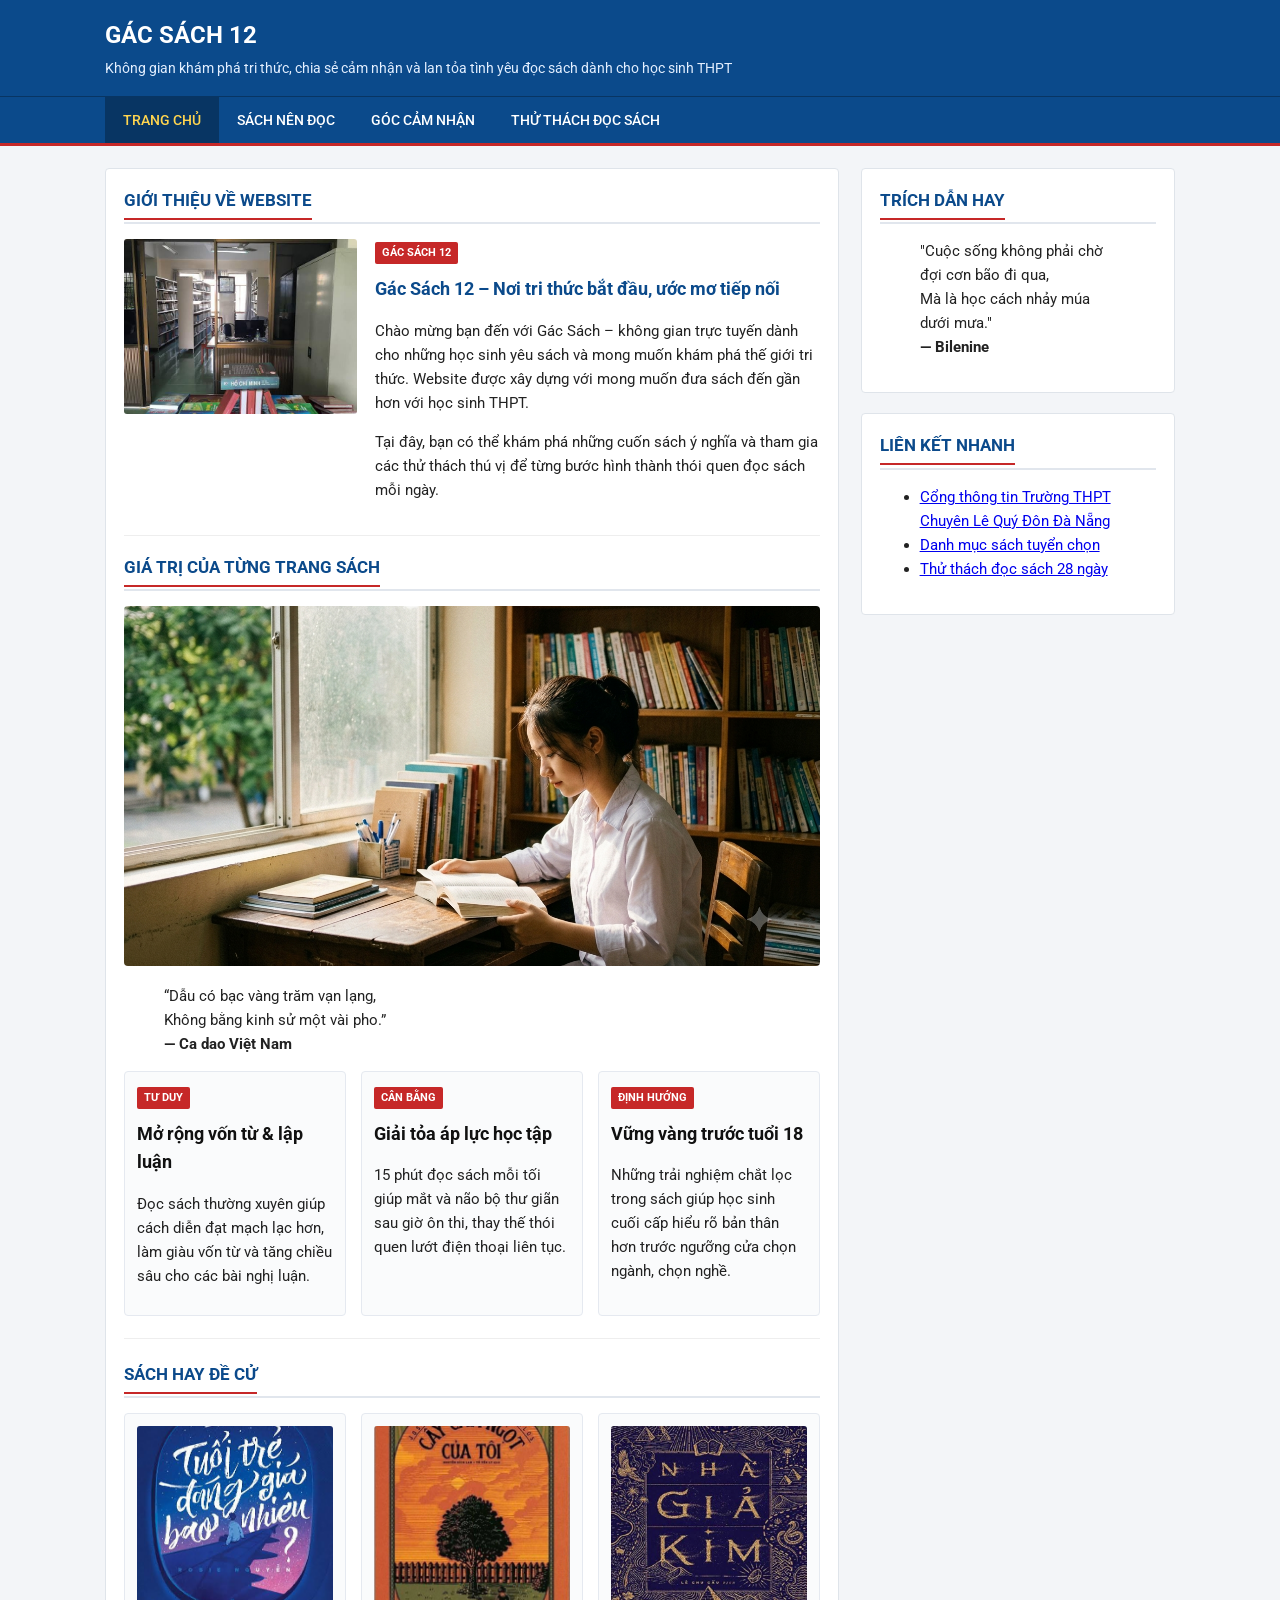
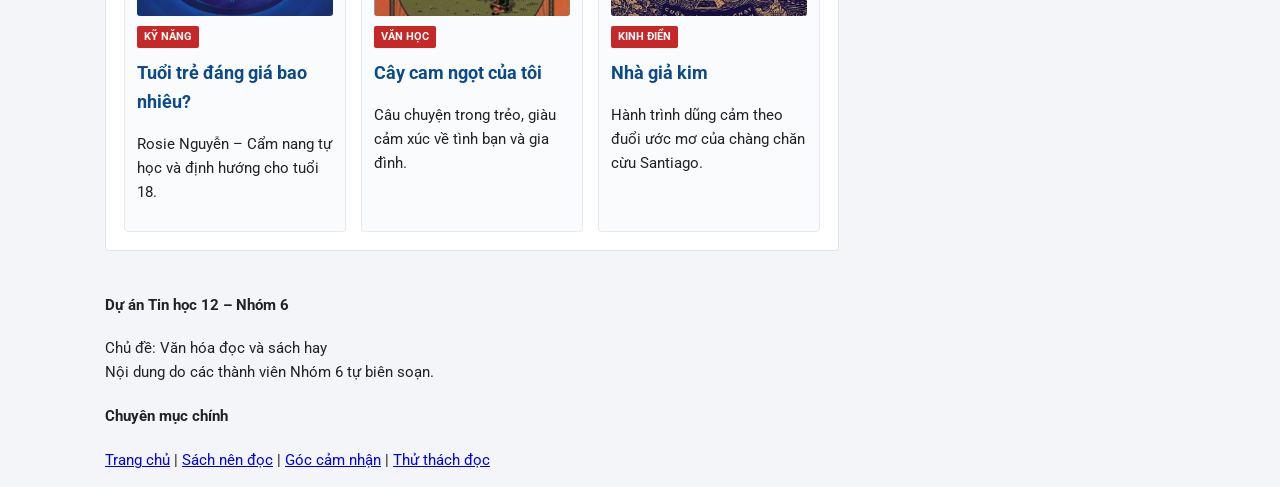
<file: index.html>
<!DOCTYPE html>
<html lang="vi">
<head>
    <meta charset="UTF-8">
    <meta name="viewport" content="width=device-width, initial-scale=1.0">
    <title>Gác Sách 12 - Nhóm 6 | Tin học 12</title>
    <link rel="stylesheet" href="css/style.css">
</head>

<body>

    <!-- HEADER -->
    <header>
        <div class="container">
            <h1>Gác Sách 12</h1>
            <p>
                Không gian khám phá tri thức, chia sẻ cảm nhận
                và lan tỏa tình yêu đọc sách dành cho học sinh THPT
            </p>
        </div>
    </header>

    <!-- THANH ĐIỀU HƯỚNG -->
    <nav>
        <div class="container">
            <ul>
                <li><a href="index.html" class="chon">Trang chủ</a></li>
                <li><a href="sach-nen-doc.html">Sách nên đọc</a></li>
                <li><a href="goc-cam-nhan.html">Góc cảm nhận</a></li>
                <li><a href="thu-thach.html">Thử thách đọc sách</a></li>
            </ul>
        </div>
    </nav>

    <!-- NỘI DUNG CHÍNH -->
    <main class="container bo-cuc">

        <!-- CỘT TRÁI -->
        <section class="cot-chinh">

            <div class="hop">

                <!-- 1. GIỚI THIỆU WEBSITE -->
                <h2 class="tieu-de-muc">
                    <span>Giới thiệu về website</span>
                </h2>

                <div class="tin-noi-bat">

                    <img src="images/banner.jpg"
                         alt="Không gian đọc sách học đường">

                    <div>
                        <span class="nhan">GÁC SÁCH 12</span>

                        <h3>
                            <a href="sach-nen-doc.html" class="link-bai">
                                Gác Sách 12 – Nơi tri thức bắt đầu,
                                ước mơ tiếp nối
                            </a>
                        </h3>

                        <p>
                            Chào mừng bạn đến với Gác Sách –
                            không gian trực tuyến dành cho những
                            học sinh yêu sách và mong muốn khám phá
                            thế giới tri thức. Website được xây dựng
                            với mong muốn đưa sách đến gần hơn với
                            học sinh THPT.
                        </p>

                        <p>
                            Tại đây, bạn có thể khám phá những cuốn
                            sách ý nghĩa và tham gia các thử thách thú vị
                            để từng bước hình thành thói quen đọc
                            sách mỗi ngày.
                        </p>
                    </div>

                </div>

                <!-- 2. GIÁ TRỊ CỦA TỪNG TRANG SÁCH -->
                <h2 class="tieu-de-muc">
                    <span>Giá trị của từng trang sách</span>
                </h2>

                <div style="margin-bottom: 18px;">
                    <img src="images/loi-ich.jpg"
                         alt="Học sinh đọc sách bên cửa sổ thư viện"
                         style="width: 100%; max-height: 360px; object-fit: cover; border-radius: 4px; display: block;">
                </div>

                <blockquote>
                    “Dẫu có bạc vàng trăm vạn lạng,<br>
                    Không bằng kinh sử một vài pho.”
                    <br>
                    <b>— Ca dao Việt Nam</b>
                </blockquote>

                <div class="luoi-sach" style="margin-bottom: 22px; padding-bottom: 22px; border-bottom: 1px solid #eeeeee;">

                    <div class="the-sach">
                        <span class="nhan">Tư duy</span>
                        <h3>Mở rộng vốn từ &amp; lập luận</h3>
                        <p>
                            Đọc sách thường xuyên giúp cách diễn đạt mạch lạc hơn,
                            làm giàu vốn từ và tăng chiều sâu cho các bài nghị luận.
                        </p>
                    </div>

                    <div class="the-sach">
                        <span class="nhan">Cân bằng</span>
                        <h3>Giải tỏa áp lực học tập</h3>
                        <p>
                            15 phút đọc sách mỗi tối giúp mắt và não bộ thư giãn
                            sau giờ ôn thi, thay thế thói quen lướt điện thoại liên tục.
                        </p>
                    </div>

                    <div class="the-sach">
                        <span class="nhan">Định hướng</span>
                        <h3>Vững vàng trước tuổi 18</h3>
                        <p>
                            Những trải nghiệm chắt lọc trong sách giúp học sinh cuối cấp
                            hiểu rõ bản thân hơn trước ngưỡng cửa chọn ngành, chọn nghề.
                        </p>
                    </div>

                </div>

                <!-- 3. SÁCH HAY ĐỀ CỬ -->
                <h2 class="tieu-de-muc">
                    <span>Sách hay đề cử</span>
                </h2>

                <div class="luoi-sach">

                    <div class="the-sach">
                        <img src="images/sach1.jpg"
                             alt="Bìa sách Tuổi trẻ đáng giá bao nhiêu">

                        <span class="nhan">Kỹ năng</span>

                        <h3>
                            <a href="sach-nen-doc.html" class="link-bai">
                                Tuổi trẻ đáng giá bao nhiêu?
                            </a>
                        </h3>

                        <p>
                            Rosie Nguyễn – Cẩm nang tự học và
                            định hướng cho tuổi 18.
                        </p>
                    </div>

                    <div class="the-sach">
                        <img src="images/sach2.jpg"
                             alt="Bìa sách Cây cam ngọt của tôi">

                        <span class="nhan">Văn học</span>

                        <h3>
                            <a href="sach-nen-doc.html" class="link-bai">
                                Cây cam ngọt của tôi
                            </a>
                        </h3>

                        <p>
                            Câu chuyện trong trẻo, giàu cảm xúc
                            về tình bạn và gia đình.
                        </p>
                    </div>

                    <div class="the-sach">
                        <img src="images/sach3.jpg"
                             alt="Bìa sách Nhà giả kim">

                        <span class="nhan">Kinh điển</span>

                        <h3>
                            <a href="goc-cam-nhan.html" class="link-bai">
                                Nhà giả kim
                            </a>
                        </h3>

                        <p>
                            Hành trình dũng cảm theo đuổi ước mơ
                            của chàng chăn cừu Santiago.
                        </p>
                    </div>

                </div>

            </div>

        </section>

        <!-- CỘT PHẢI: SIDEBAR -->
        <aside class="cot-phu">

            <div class="hop">
                <h2 class="tieu-de-muc">
                    <span>Trích dẫn hay</span>
                </h2>

                <blockquote>
                    "Cuộc sống không phải chờ đợi cơn bão đi qua,<br>
                    Mà là học cách nhảy múa dưới mưa."
                    <br>
                    <b>— Bilenine</b>
                </blockquote>
            </div>

            <div class="hop">
                <h2 class="tieu-de-muc">
                    <span>Liên kết nhanh</span>
                </h2>

                <ul class="ds-sidebar">
                    <li>
                        <a href="https://lqddn.edu.vn/"
                           target="_blank"
                           rel="noopener noreferrer">
                            Cổng thông tin Trường THPT Chuyên
                            Lê Quý Đôn Đà Nẵng
                        </a>
                    </li>

                    <li>
                        <a href="sach-nen-doc.html">
                            Danh mục sách tuyển chọn
                        </a>
                    </li>

                    <li>
                        <a href="thu-thach.html">
                            Thử thách đọc sách 28 ngày
                        </a>
                    </li>
                </ul>
            </div>

        </aside>

    </main>

    <!-- FOOTER -->
    <footer>
        <div class="container footer-grid">
            <div>
                <h4>Dự án Tin học 12 – Nhóm 6</h4>
                <p>Chủ đề: Văn hóa đọc và sách hay<br>Nội dung do các thành viên Nhóm 6 tự biên soạn.</p>
            </div>
            <div>
                <h4>Chuyên mục chính</h4>
                <p>
                    <a href="index.html">Trang chủ</a> |
                    <a href="sach-nen-doc.html">Sách nên đọc</a> |
                    <a href="goc-cam-nhan.html">Góc cảm nhận</a> |
                    <a href="thu-thach.html">Thử thách đọc</a>
                </p>
            </div>
        </div>
    </footer>

</body>
</html>
</file>
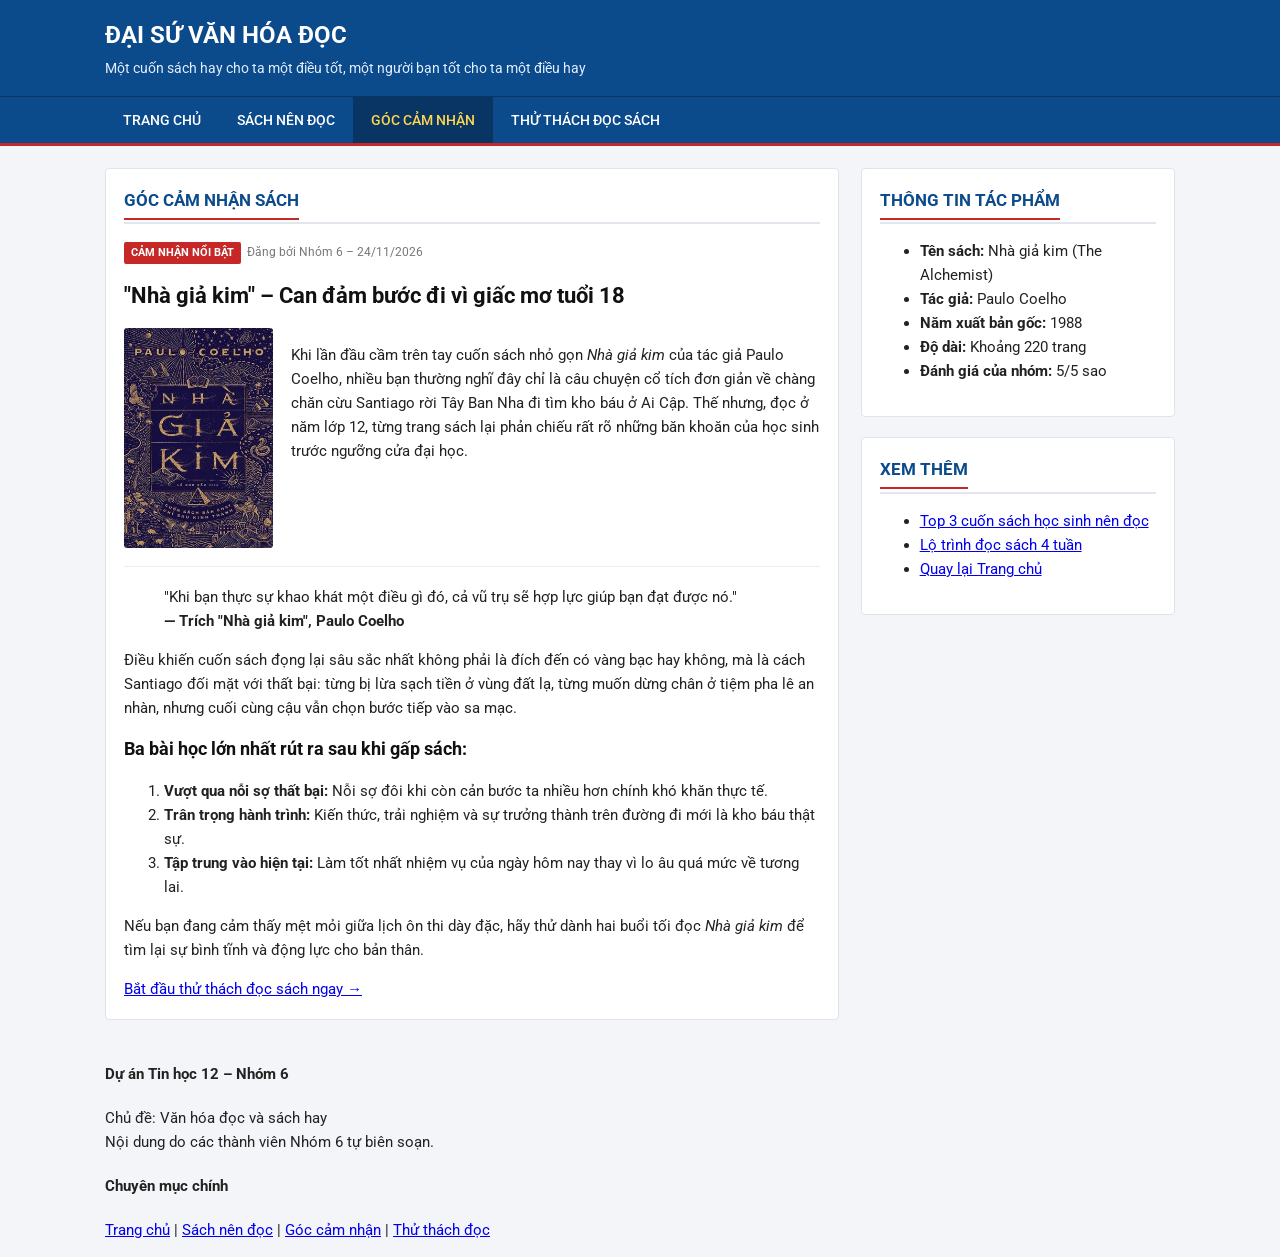
<file: goc-cam-nhan.html>
<!DOCTYPE html>
<html lang="vi">
<head>
  <meta charset="UTF-8">
  <meta name="viewport" content="width=device-width, initial-scale=1.0">
  <title>Đại sứ văn hóa đọc</title>
  <link rel="stylesheet" href="css/style.css">
</head>
<body>

  <header>
    <div class="container">
      <h1>Đại sứ văn hóa đọc</h1>
      <p>Một cuốn sách hay cho ta một điều tốt, một người bạn tốt cho ta một điều hay</p>
    </div>
  </header>

  <nav>
    <div class="container">
      <ul>
        <li><a href="index.html">Trang chủ</a></li>
        <li><a href="sach-nen-doc.html">Sách nên đọc</a></li>
        <li><a href="goc-cam-nhan.html" class="chon">Góc cảm nhận</a></li>
        <li><a href="thu-thach.html">Thử thách đọc sách</a></li>
      </ul>
    </div>
  </nav>

  <main class="container bo-cuc">
    <!-- CỘT TRÁI: BÀI CẢM NHẬN SÁCH -->
    <section class="cot-chinh">
      <article class="hop">
        <h2 class="tieu-de-muc"><span>Góc cảm nhận sách</span></h2>
        <span class="nhan">Cảm nhận nổi bật</span><span class="ngay">Đăng bởi Nhóm 6 – 24/11/2026</span>
        <h3 style="font-size: 22px; margin-top: 8px;">"Nhà giả kim" – Can đảm bước đi vì giấc mơ tuổi 18</h3>

        <div class="tin-noi-bat" style="margin-top: 15px;">
          <img src="images/sach3.jpg" alt="Bìa cuốn sách Nhà giả kim của Paulo Coelho" style="width: 150px; height: 220px;">
          <div>
            <p>
              Khi lần đầu cầm trên tay cuốn sách nhỏ gọn <i>Nhà giả kim</i> của tác giả Paulo Coelho,
              nhiều bạn thường nghĩ đây chỉ là câu chuyện cổ tích đơn giản về chàng chăn cừu Santiago
              rời Tây Ban Nha đi tìm kho báu ở Ai Cập. Thế nhưng, đọc ở năm lớp 12, từng trang sách
              lại phản chiếu rất rõ những băn khoăn của học sinh trước ngưỡng cửa đại học.
            </p>
          </div>
        </div>

        <blockquote>
          "Khi bạn thực sự khao khát một điều gì đó, cả vũ trụ sẽ hợp lực giúp bạn đạt được nó."
          <br><b>— Trích "Nhà giả kim", Paulo Coelho</b>
        </blockquote>

        <p>
          Điều khiến cuốn sách đọng lại sâu sắc nhất không phải là đích đến có vàng bạc hay không,
          mà là cách Santiago đối mặt với thất bại: từng bị lừa sạch tiền ở vùng đất lạ, từng muốn
          dừng chân ở tiệm pha lê an nhàn, nhưng cuối cùng cậu vẫn chọn bước tiếp vào sa mạc.
        </p>

        <h3>Ba bài học lớn nhất rút ra sau khi gấp sách:</h3>
        <ol>
          <li><b>Vượt qua nỗi sợ thất bại:</b> Nỗi sợ đôi khi còn cản bước ta nhiều hơn chính khó khăn thực tế.</li>
          <li><b>Trân trọng hành trình:</b> Kiến thức, trải nghiệm và sự trưởng thành trên đường đi mới là kho báu thật sự.</li>
          <li><b>Tập trung vào hiện tại:</b> Làm tốt nhất nhiệm vụ của ngày hôm nay thay vì lo âu quá mức về tương lai.</li>
        </ol>

        <p>
          Nếu bạn đang cảm thấy mệt mỏi giữa lịch ôn thi dày đặc, hãy thử dành hai buổi tối đọc
          <i>Nhà giả kim</i> để tìm lại sự bình tĩnh và động lực cho bản thân.
        </p>

        <a href="thu-thach.html" class="nut">Bắt đầu thử thách đọc sách ngay &rarr;</a>
      </article>
    </section>

    <!-- CỘT PHẢI -->
    <aside class="cot-phu">
      <div class="hop">
        <h2 class="tieu-de-muc"><span>Thông tin tác phẩm</span></h2>
        <ul class="ds-sidebar">
          <li><b>Tên sách:</b> Nhà giả kim (The Alchemist)</li>
          <li><b>Tác giả:</b> Paulo Coelho</li>
          <li><b>Năm xuất bản gốc:</b> 1988</li>
          <li><b>Độ dài:</b> Khoảng 220 trang</li>
          <li><b>Đánh giá của nhóm:</b> 5/5 sao</li>
        </ul>
      </div>

      <div class="hop">
        <h2 class="tieu-de-muc"><span>Xem thêm</span></h2>
        <ul class="ds-sidebar">
          <li><a href="sach-nen-doc.html">Top 3 cuốn sách học sinh nên đọc</a></li>
          <li><a href="thu-thach.html">Lộ trình đọc sách 4 tuần</a></li>
          <li><a href="index.html">Quay lại Trang chủ</a></li>
        </ul>
      </div>
    </aside>
  </main>

  <footer>
    <div class="container footer-grid">
      <div>
        <h4>Dự án Tin học 12 – Nhóm 6</h4>
        <p>Chủ đề: Văn hóa đọc và sách hay<br>Nội dung do các thành viên Nhóm 6 tự biên soạn.</p>
      </div>
      <div>
        <h4>Chuyên mục chính</h4>
        <p>
          <a href="index.html">Trang chủ</a> |
          <a href="sach-nen-doc.html">Sách nên đọc</a> |
          <a href="goc-cam-nhan.html">Góc cảm nhận</a> |
          <a href="thu-thach.html">Thử thách đọc</a>
        </p>
      </div>
    </div>
  </footer>
</body>
</html>
</file>
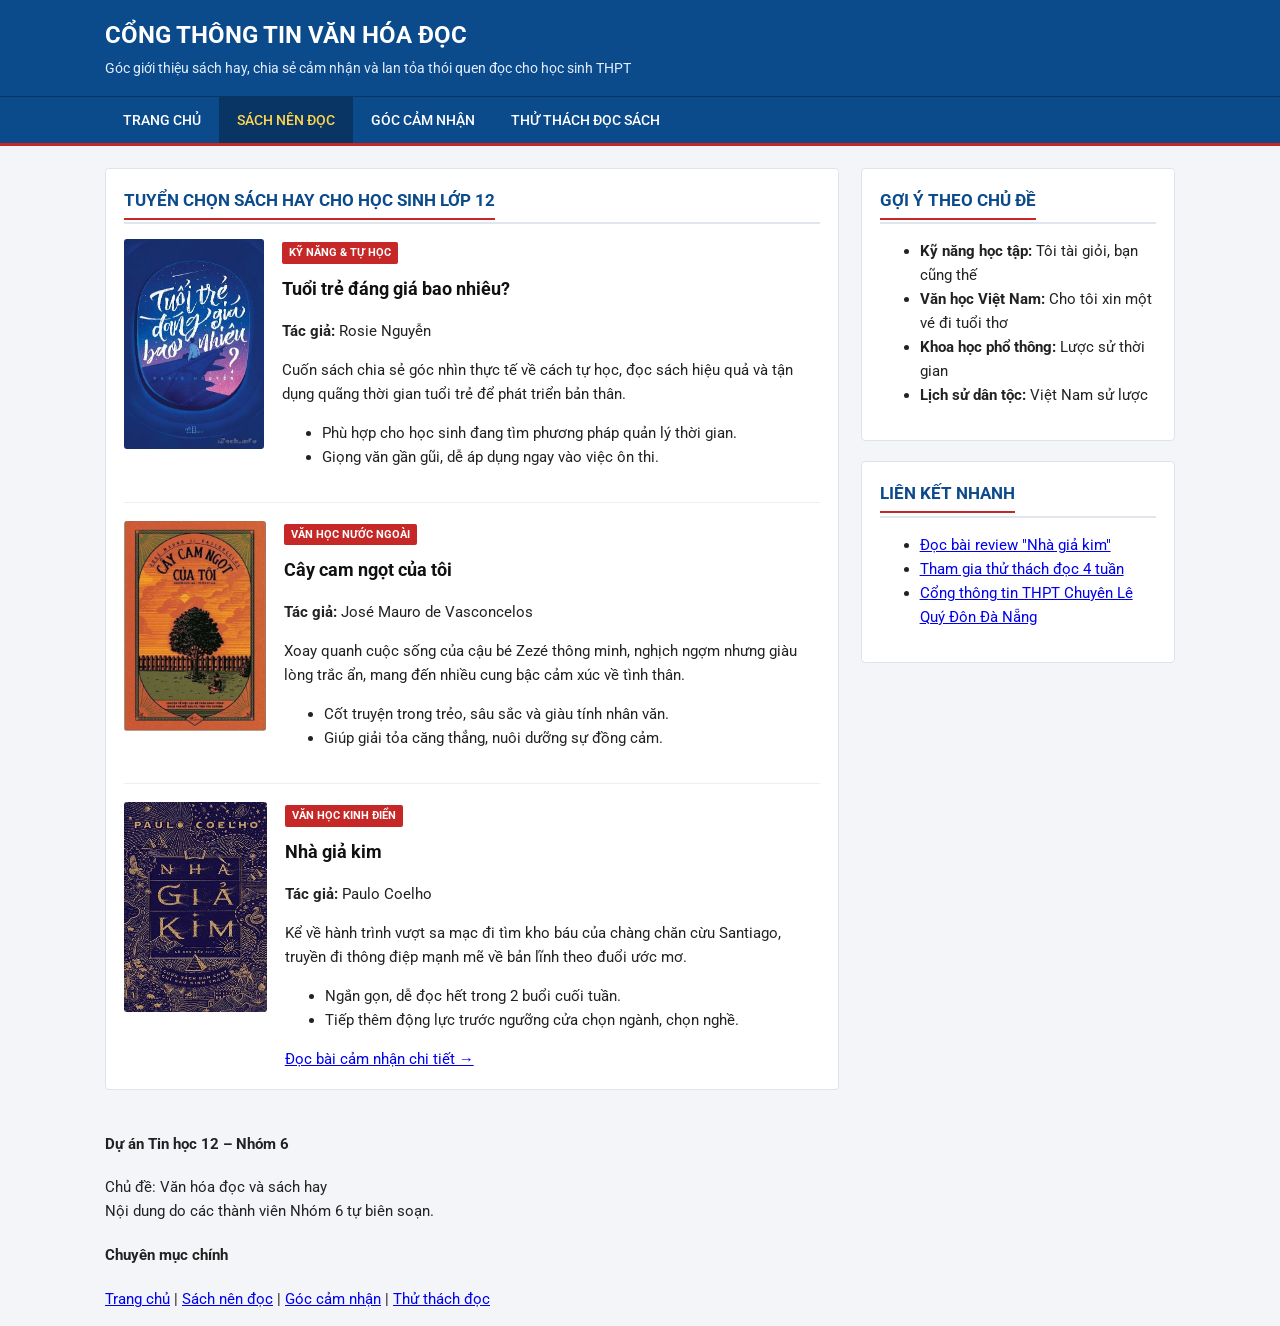
<file: sach-nen-doc.html>
<!DOCTYPE html>
<html lang="vi">
<head>
  <meta charset="UTF-8">
  <meta name="viewport" content="width=device-width, initial-scale=1.0">
  <title>Sách nên đọc - Cổng Thông Tin Văn Hóa Đọc</title>
  <link rel="stylesheet" href="css/style.css">
</head>
<body>


  <header>
    <div class="container">
      <h1>Cổng Thông Tin Văn Hóa Đọc</h1>
      <p>Góc giới thiệu sách hay, chia sẻ cảm nhận và lan tỏa thói quen đọc cho học sinh THPT</p>
    </div>
  </header>

  <nav>
    <div class="container">
      <ul>
        <li><a href="index.html">Trang chủ</a></li>
        <li><a href="sach-nen-doc.html" class="chon">Sách nên đọc</a></li>
        <li><a href="goc-cam-nhan.html">Góc cảm nhận</a></li>
        <li><a href="thu-thach.html">Thử thách đọc sách</a></li>
      </ul>
    </div>
  </nav>

  <main class="container bo-cuc">
    <!-- CỘT TRÁI: DANH SÁCH 3 CUỐN SÁCH ĐỀ CỬ -->
    <section class="cot-chinh">
      <div class="hop">
        <h2 class="tieu-de-muc"><span>Tuyển chọn sách hay cho học sinh lớp 12</span></h2>

        <!-- Cuốn 1 -->
        <div class="tin-noi-bat">
          <img src="images/sach1.jpg" alt="Bìa sách Tuổi trẻ đáng giá bao nhiêu" style="width: 145px; height: 210px;">
          <div>
            <span class="nhan">Kỹ năng &amp; Tự học</span>
            <h3>Tuổi trẻ đáng giá bao nhiêu?</h3>
            <p><b>Tác giả:</b> Rosie Nguyễn</p>
            <p>Cuốn sách chia sẻ góc nhìn thực tế về cách tự học, đọc sách hiệu quả và tận dụng quãng thời gian tuổi trẻ để phát triển bản thân.</p>
            <ul>
              <li>Phù hợp cho học sinh đang tìm phương pháp quản lý thời gian.</li>
              <li>Giọng văn gần gũi, dễ áp dụng ngay vào việc ôn thi.</li>
            </ul>
          </div>
        </div>

        <!-- Cuốn 2 -->
        <div class="tin-noi-bat">
          <img src="images/sach2.jpg" alt="Bìa sách Cây cam ngọt của tôi" style="width: 145px; height: 210px;">
          <div>
            <span class="nhan">Văn học nước ngoài</span>
            <h3>Cây cam ngọt của tôi</h3>
            <p><b>Tác giả:</b> José Mauro de Vasconcelos</p>
            <p>Xoay quanh cuộc sống của cậu bé Zezé thông minh, nghịch ngợm nhưng giàu lòng trắc ẩn, mang đến nhiều cung bậc cảm xúc về tình thân.</p>
            <ul>
              <li>Cốt truyện trong trẻo, sâu sắc và giàu tính nhân văn.</li>
              <li>Giúp giải tỏa căng thẳng, nuôi dưỡng sự đồng cảm.</li>
            </ul>
          </div>
        </div>

        <!-- Cuốn 3 -->
        <div class="tin-noi-bat" style="border-bottom: none; margin-bottom: 0; padding-bottom: 0;">
          <img src="images/sach3.jpg" alt="Bìa sách Nhà giả kim" style="width: 145px; height: 210px;">
          <div>
            <span class="nhan">Văn học kinh điển</span>
            <h3>Nhà giả kim</h3>
            <p><b>Tác giả:</b> Paulo Coelho</p>
            <p>Kể về hành trình vượt sa mạc đi tìm kho báu của chàng chăn cừu Santiago, truyền đi thông điệp mạnh mẽ về bản lĩnh theo đuổi ước mơ.</p>
            <ul>
              <li>Ngắn gọn, dễ đọc hết trong 2 buổi cuối tuần.</li>
              <li>Tiếp thêm động lực trước ngưỡng cửa chọn ngành, chọn nghề.</li>
            </ul>
            <a href="goc-cam-nhan.html" class="nut">Đọc bài cảm nhận chi tiết &rarr;</a>
          </div>
        </div>
      </div>
    </section>

    <!-- CỘT PHẢI -->
    <aside class="cot-phu">
      <div class="hop">
        <h2 class="tieu-de-muc"><span>Gợi ý theo chủ đề</span></h2>
        <ul class="ds-sidebar">
          <li><b>Kỹ năng học tập:</b> Tôi tài giỏi, bạn cũng thế</li>
          <li><b>Văn học Việt Nam:</b> Cho tôi xin một vé đi tuổi thơ</li>
          <li><b>Khoa học phổ thông:</b> Lược sử thời gian</li>
          <li><b>Lịch sử dân tộc:</b> Việt Nam sử lược</li>
        </ul>
      </div>

      <div class="hop">
        <h2 class="tieu-de-muc"><span>Liên kết nhanh</span></h2>
        <ul class="ds-sidebar">
          <li><a href="goc-cam-nhan.html">Đọc bài review "Nhà giả kim"</a></li>
          <li><a href="thu-thach.html">Tham gia thử thách đọc 4 tuần</a></li>
          <li><a href="https://lqddn.edu.vn/" target="_blank">Cổng thông tin THPT Chuyên Lê Quý Đôn Đà Nẵng</a></li>
        </ul>
      </div>
    </aside>
  </main>

  <footer>
    <div class="container footer-grid">
      <div>
        <h4>Dự án Tin học 12 – Nhóm 6</h4>
        <p>Chủ đề: Văn hóa đọc và sách hay<br>Nội dung do các thành viên Nhóm 6 tự biên soạn.</p>
      </div>
      <div>
        <h4>Chuyên mục chính</h4>
        <p>
          <a href="index.html">Trang chủ</a> |
          <a href="sach-nen-doc.html">Sách nên đọc</a> |
          <a href="goc-cam-nhan.html">Góc cảm nhận</a> |
          <a href="thu-thach.html">Thử thách đọc</a>
        </p>
      </div>
    </div>
  </footer>
</body>
</html>
</file>
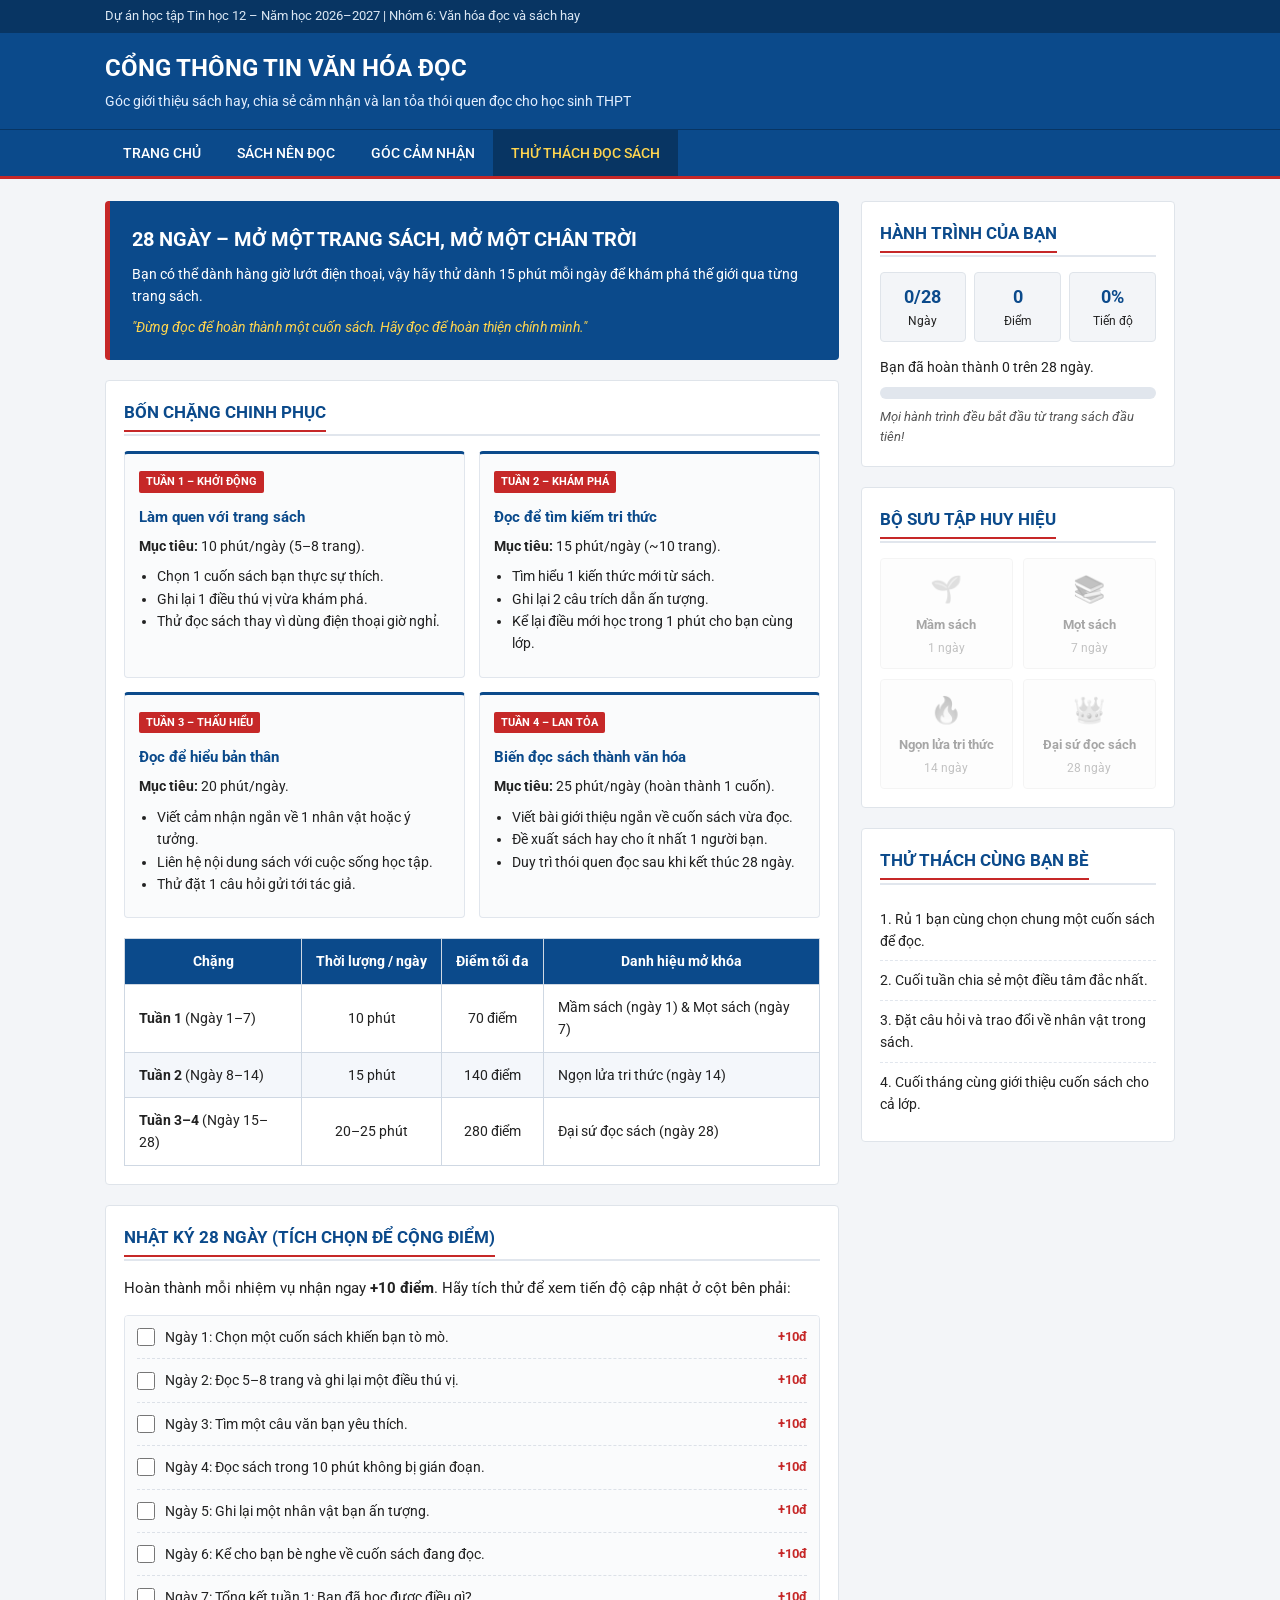
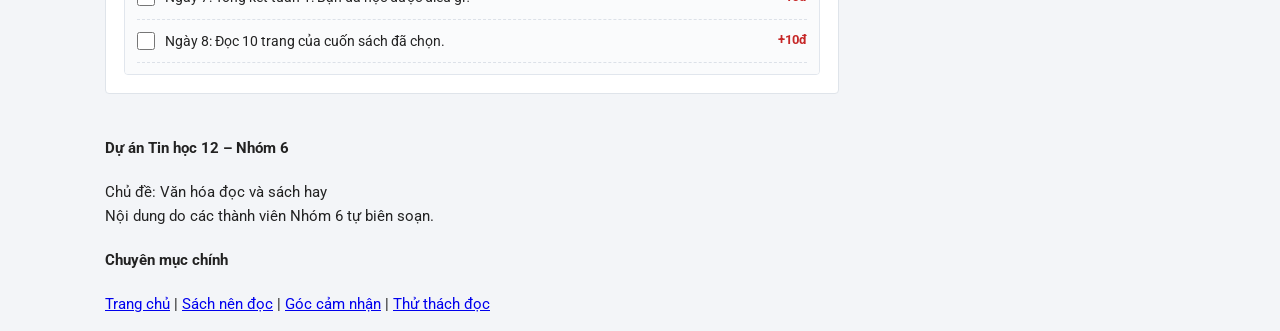
<file: thu-thach.html>
<!DOCTYPE html>
<html lang="vi">
<head>
  <meta charset="UTF-8">
  <meta name="viewport" content="width=device-width, initial-scale=1.0">
  <title>Thử thách đọc sách - Cổng Thông Tin Văn Hóa Đọc</title>
  <link rel="stylesheet" href="css/style.css">

  <!-- CSS riêng cho các tính năng tương tác của trang Thử thách -->
  <style>
    .banner-tt {
      background-color: #0b4a8b;
      color: #ffffff;
      padding: 22px;
      border-radius: 4px;
      border-left: 5px solid #c62828;
      margin-bottom: 20px;
    }
    .banner-tt h2 {
      margin: 0 0 8px;
      font-size: 20px;
      color: #ffffff;
      text-transform: uppercase;
    }
    .banner-tt p { margin: 0 0 8px; font-size: 14px; }
    .banner-tt .trich-dan {
      color: #ffd54f;
      font-style: italic;
      margin: 0;
    }

    /* Lưới 4 chặng 2x2 */
    .luoi-chang {
      display: grid;
      grid-template-columns: repeat(2, 1fr);
      gap: 14px;
      margin-bottom: 20px;
    }
    .the-chang {
      background-color: #fafbfc;
      border: 1px solid #e1e6ed;
      border-top: 3px solid #0b4a8b;
      border-radius: 4px;
      padding: 14px;
    }
    .the-chang h3 { font-size: 15px; color: #0b4a8b; margin: 6px 0; }
    .the-chang ul { margin: 8px 0; padding-left: 18px; font-size: 14px; }
    .the-chang p { margin: 6px 0; font-size: 14px; }

    /* Bảng tổng hợp các chặng */
    .bang-wrap {
      overflow-x: auto;
      margin-top: 16px;
    }
    .bang-chang {
      width: 100%;
      border-collapse: collapse;
      background-color: #ffffff;
      font-size: 14px;
      border: 1px solid #cfd8e3;
    }
    .bang-chang th,
    .bang-chang td {
      border: 1px solid #cfd8e3;
      padding: 11px 14px;
      text-align: left;
      vertical-align: middle;
    }
    .bang-chang th {
      background-color: #0b4a8b;
      color: #ffffff;
      font-weight: 700;
      text-align: center;
      white-space: nowrap;
    }
    .bang-chang td:nth-child(2),
    .bang-chang td:nth-child(3) {
      text-align: center;
      white-space: nowrap;
    }
    .bang-chang tbody tr:nth-child(even) {
      background-color: #f4f7fb;
    }
    .bang-chang tbody tr:hover {
      background-color: #eaf1fa;
    }

    /* Khung nhật ký 28 ngày có thanh cuộn gọn gàng */
    .ds-ngay {
      max-height: 360px;
      overflow-y: auto;
      border: 1px solid #e1e6ed;
      border-radius: 4px;
      padding: 0 12px;
      background-color: #fafbfc;
    }
    .dong-ngay {
      display: flex;
      align-items: center;
      gap: 10px;
      padding: 10px 0;
      border-bottom: 1px dashed #dce1e8;
      font-size: 14px;
    }
    .dong-ngay:last-child { border-bottom: none; }
    .dong-ngay input[type="checkbox"] {
      width: 18px;
      height: 18px;
      margin: 0;
      padding: 0;
      flex-shrink: 0;
      accent-color: #0b4a8b;
      cursor: pointer;
    }
    .dong-ngay label { flex: 1; cursor: pointer; }
    .diem {
      color: #c62828;
      font-weight: 700;
      font-size: 13px;
      white-space: nowrap;
    }

    /* Cột phải: Thống kê, thanh tiến độ & huy hiệu */
    .thong-ke {
      display: grid;
      grid-template-columns: repeat(3, 1fr);
      gap: 8px;
      margin-bottom: 14px;
    }
    .o-so {
      background-color: #f3f5f8;
      border: 1px solid #dfe4ea;
      border-radius: 4px;
      padding: 10px 4px;
      text-align: center;
      font-size: 12px;
    }
    .o-so strong {
      display: block;
      font-size: 18px;
      color: #0b4a8b;
    }
    .thanh-nen {
      height: 12px;
      background-color: #e1e6ed;
      border-radius: 10px;
      overflow: hidden;
      margin: 8px 0;
    }
    .thanh-chay {
      height: 100%;
      width: 0%;
      background-color: #0b4a8b;
      transition: width 0.3s;
    }
    .luoi-huy-hieu {
      display: grid;
      grid-template-columns: repeat(2, 1fr);
      gap: 10px;
    }
    .huy-hieu {
      border: 1px solid #dfe4ea;
      border-radius: 4px;
      padding: 10px 6px;
      text-align: center;
      background-color: #fafbfc;
      font-size: 13px;
    }
    .huy-hieu .icon { font-size: 26px; display: block; margin-bottom: 4px; }
    .huy-hieu p { margin: 3px 0 0; font-size: 12px; color: #666666; }
    .locked { opacity: 0.4; filter: grayscale(1); }

    /* Bỏ hoàn toàn dấu chấm tròn đầu dòng ở mục Thử thách cùng bạn bè */
    .ds-sidebar {
      list-style: none;
      margin: 0;
      padding: 0;
    }
    .ds-sidebar li {
      padding: 8px 0;
      border-bottom: 1px dashed #e1e6ed;
      font-size: 14px;
    }
    .ds-sidebar li:last-child {
      border-bottom: none;
    }

    @media (max-width: 768px) {
      .luoi-chang { grid-template-columns: 1fr; }
    }
  </style>
</head>
<body>
  <div class="top-bar">
    <div class="container">
      Dự án học tập Tin học 12 – Năm học 2026–2027 | Nhóm 6: Văn hóa đọc và sách hay
    </div>
  </div>

  <header>
    <div class="container">
      <h1>Cổng Thông Tin Văn Hóa Đọc</h1>
      <p>Góc giới thiệu sách hay, chia sẻ cảm nhận và lan tỏa thói quen đọc cho học sinh THPT</p>
    </div>
  </header>

  <nav>
    <div class="container">
      <ul>
        <li><a href="index.html">Trang chủ</a></li>
        <li><a href="sach-nen-doc.html">Sách nên đọc</a></li>
        <li><a href="goc-cam-nhan.html">Góc cảm nhận</a></li>
        <li><a href="thu-thach.html" class="chon">Thử thách đọc sách</a></li>
      </ul>
    </div>
  </nav>

  <main class="container bo-cuc">
    <!-- CỘT TRÁI (70%): NỘI DUNG THỬ THÁCH -->
    <section class="cot-chinh">
      <div class="banner-tt">
        <h2>28 Ngày – Mở một trang sách, mở một chân trời</h2>
        <p>Bạn có thể dành hàng giờ lướt điện thoại, vậy hãy thử dành 15 phút mỗi ngày để khám phá thế giới qua từng trang sách.</p>
        <p class="trich-dan">"Đừng đọc để hoàn thành một cuốn sách. Hãy đọc để hoàn thiện chính mình."</p>
      </div>

      <!-- 4 CHẶNG CHINH PHỤC -->
      <div class="hop">
        <h2 class="tieu-de-muc"><span>Bốn chặng chinh phục</span></h2>
        <div class="luoi-chang">
          <div class="the-chang">
            <span class="nhan">Tuần 1 – Khởi động</span>
            <h3>Làm quen với trang sách</h3>
            <p><b>Mục tiêu:</b> 10 phút/ngày (5–8 trang).</p>
            <ul>
              <li>Chọn 1 cuốn sách bạn thực sự thích.</li>
              <li>Ghi lại 1 điều thú vị vừa khám phá.</li>
              <li>Thử đọc sách thay vì dùng điện thoại giờ nghỉ.</li>
            </ul>
          </div>

          <div class="the-chang">
            <span class="nhan">Tuần 2 – Khám phá</span>
            <h3>Đọc để tìm kiếm tri thức</h3>
            <p><b>Mục tiêu:</b> 15 phút/ngày (~10 trang).</p>
            <ul>
              <li>Tìm hiểu 1 kiến thức mới từ sách.</li>
              <li>Ghi lại 2 câu trích dẫn ấn tượng.</li>
              <li>Kể lại điều mới học trong 1 phút cho bạn cùng lớp.</li>
            </ul>
          </div>

          <div class="the-chang">
            <span class="nhan">Tuần 3 – Thấu hiểu</span>
            <h3>Đọc để hiểu bản thân</h3>
            <p><b>Mục tiêu:</b> 20 phút/ngày.</p>
            <ul>
              <li>Viết cảm nhận ngắn về 1 nhân vật hoặc ý tưởng.</li>
              <li>Liên hệ nội dung sách với cuộc sống học tập.</li>
              <li>Thử đặt 1 câu hỏi gửi tới tác giả.</li>
            </ul>
          </div>

          <div class="the-chang">
            <span class="nhan">Tuần 4 – Lan tỏa</span>
            <h3>Biến đọc sách thành văn hóa</h3>
            <p><b>Mục tiêu:</b> 25 phút/ngày (hoàn thành 1 cuốn).</p>
            <ul>
              <li>Viết bài giới thiệu ngắn về cuốn sách vừa đọc.</li>
              <li>Đề xuất sách hay cho ít nhất 1 người bạn.</li>
              <li>Duy trì thói quen đọc sau khi kết thúc 28 ngày.</li>
            </ul>
          </div>
        </div>

        <!-- BẢNG TỔNG HỢP 4 CHẶNG -->
        <div class="bang-wrap">
          <table class="bang-chang">
            <thead>
              <tr>
                <th>Chặng</th>
                <th>Thời lượng / ngày</th>
                <th>Điểm tối đa</th>
                <th>Danh hiệu mở khóa</th>
              </tr>
            </thead>
            <tbody>
              <tr>
                <td><b>Tuần 1</b> (Ngày 1–7)</td>
                <td>10 phút</td>
                <td>70 điểm</td>
                <td>Mầm sách (ngày 1) &amp; Mọt sách (ngày 7)</td>
              </tr>
              <tr>
                <td><b>Tuần 2</b> (Ngày 8–14)</td>
                <td>15 phút</td>
                <td>140 điểm</td>
                <td>Ngọn lửa tri thức (ngày 14)</td>
              </tr>
              <tr>
                <td><b>Tuần 3–4</b> (Ngày 15–28)</td>
                <td>20–25 phút</td>
                <td>280 điểm</td>
                <td>Đại sứ đọc sách (ngày 28)</td>
              </tr>
            </tbody>
          </table>
        </div>
      </div>

      <!-- NHẬT KÝ 28 NGÀY -->
      <div class="hop">
        <h2 class="tieu-de-muc"><span>Nhật ký 28 ngày (Tích chọn để cộng điểm)</span></h2>
        <p style="margin-top: 0;">Hoàn thành mỗi nhiệm vụ nhận ngay <b>+10 điểm</b>. Hãy tích thử để xem tiến độ cập nhật ở cột bên phải:</p>
        <div class="ds-ngay" id="dayList"></div>
      </div>
    </section>

    <!-- CỘT PHẢI (30%): TIẾN ĐỘ, HUY HIỆU & ĐỒNG HÀNH -->
    <aside class="cot-phu">
      <div class="hop">
        <h2 class="tieu-de-muc"><span>Hành trình của bạn</span></h2>
        <div class="thong-ke">
          <div class="o-so"><strong id="completed">0/28</strong>Ngày</div>
          <div class="o-so"><strong id="totalPoints">0</strong>Điểm</div>
          <div class="o-so"><strong id="percentage">0%</strong>Tiến độ</div>
        </div>
        <p id="progressText" style="margin: 0; font-size: 14px;">Bạn đã hoàn thành 0 trên 28 ngày.</p>
        <div class="thanh-nen">
          <div class="thanh-chay" id="progressFill"></div>
        </div>
        <p id="motivation" style="margin: 6px 0 0; font-size: 13px; color: #555555; font-style: italic;">
          Mọi hành trình đều bắt đầu từ trang sách đầu tiên!
        </p>
      </div>

      <div class="hop">
        <h2 class="tieu-de-muc"><span>Bộ sưu tập huy hiệu</span></h2>
        <div class="luoi-huy-hieu">
          <div class="huy-hieu locked" id="badge1">
            <span class="icon">🌱</span>
            <b>Mầm sách</b>
            <p>1 ngày</p>
          </div>
          <div class="huy-hieu locked" id="badge2">
            <span class="icon">📚</span>
            <b>Mọt sách</b>
            <p>7 ngày</p>
          </div>
          <div class="huy-hieu locked" id="badge3">
            <span class="icon">🔥</span>
            <b>Ngọn lửa tri thức</b>
            <p>14 ngày</p>
          </div>
          <div class="huy-hieu locked" id="badge4">
            <span class="icon">👑</span>
            <b>Đại sứ đọc sách</b>
            <p>28 ngày</p>
          </div>
        </div>
      </div>

      <div class="hop">
        <h2 class="tieu-de-muc"><span>Thử thách cùng bạn bè</span></h2>
        <ul class="ds-sidebar">
          <li>1. Rủ 1 bạn cùng chọn chung một cuốn sách để đọc.</li>
          <li>2. Cuối tuần chia sẻ một điều tâm đắc nhất.</li>
          <li>3. Đặt câu hỏi và trao đổi về nhân vật trong sách.</li>
          <li>4. Cuối tháng cùng giới thiệu cuốn sách cho cả lớp.</li>
        </ul>
      </div>
    </aside>
  </main>

  <footer>
    <div class="container footer-grid">
      <div>
        <h4>Dự án Tin học 12 – Nhóm 6</h4>
        <p>Chủ đề: Văn hóa đọc và sách hay<br>Nội dung do các thành viên Nhóm 6 tự biên soạn.</p>
      </div>
      <div>
        <h4>Chuyên mục chính</h4>
        <p>
          <a href="index.html">Trang chủ</a> |
          <a href="sach-nen-doc.html">Sách nên đọc</a> |
          <a href="goc-cam-nhan.html">Góc cảm nhận</a> |
          <a href="thu-thach.html">Thử thách đọc</a>
        </p>
      </div>
    </div>
  </footer>

  <script>
    const missions = [
      "Chọn một cuốn sách khiến bạn tò mò.",
      "Đọc 5–8 trang và ghi lại một điều thú vị.",
      "Tìm một câu văn bạn yêu thích.",
      "Đọc sách trong 10 phút không bị gián đoạn.",
      "Ghi lại một nhân vật bạn ấn tượng.",
      "Kể cho bạn bè nghe về cuốn sách đang đọc.",
      "Tổng kết tuần 1: Bạn đã học được điều gì?",
      "Đọc 10 trang của cuốn sách đã chọn.",
      "Tìm một kiến thức mới từ sách.",
      "Ghi lại hai câu nói tâm đắc.",
      "Đọc một chương mà không kiểm tra điện thoại.",
      "Liên hệ một ý tưởng trong sách với cuộc sống.",
      "Chia sẻ một kiến thức mới với bạn cùng lớp.",
      "Tổng kết tuần 2: Điều gì khiến bạn bất ngờ?",
      "Đọc và suy nghĩ về một nhân vật.",
      "Viết một câu hỏi dành cho tác giả.",
      "Ghi lại một bài học bạn muốn áp dụng.",
      "Đọc một đoạn sách yêu thích lần thứ hai.",
      "Viết cảm nhận ngắn về nội dung vừa đọc.",
      "Thử kể lại nội dung sách trong 1 phút.",
      "Tổng kết tuần 3: Cuốn sách đã thay đổi suy nghĩ nào?",
      "Tiếp tục hành trình với 20–25 phút đọc.",
      "Tìm một người bạn để giới thiệu sách.",
      "Viết một đoạn giới thiệu sách ngắn.",
      "Chọn ra 3 điều tâm đắc nhất.",
      "Đọc tiếp phần sách còn dang dở.",
      "Chia sẻ cuốn sách yêu thích với lớp.",
      "Tổng kết 28 ngày: Viết lời hứa duy trì thói quen đọc!"
    ];

    const dayList = document.getElementById("dayList");

    missions.forEach((mission, index) => {
      const item = document.createElement("div");
      item.className = "dong-ngay";

      const checkbox = document.createElement("input");
      checkbox.type = "checkbox";
      checkbox.id = "day" + (index + 1);

      const label = document.createElement("label");
      label.htmlFor = checkbox.id;
      label.textContent = "Ngày " + (index + 1) + ": " + mission;

      const points = document.createElement("span");
      points.className = "diem";
      points.textContent = "+10đ";

      item.append(checkbox, label, points);
      dayList.appendChild(item);

      checkbox.addEventListener("change", updateProgress);
    });

    function updateProgress() {
      const completed = document.querySelectorAll('.dong-ngay input:checked').length;
      const total = missions.length;
      const percentage = Math.round(completed / total * 100);
      const points = completed * 10;

      document.getElementById("completed").textContent = completed + "/" + total;
      document.getElementById("totalPoints").textContent = points;
      document.getElementById("percentage").textContent = percentage + "%";
      document.getElementById("progressText").textContent =
        "Bạn đã hoàn thành " + completed + " trên " + total + " ngày.";
      document.getElementById("progressFill").style.width = percentage + "%";

      let message = "Mọi hành trình đều bắt đầu từ trang sách đầu tiên!";
      if (completed >= 28) message = "Chúc mừng! Bạn đã chinh phục trọn vẹn 28 ngày đọc sách!";
      else if (completed >= 14) message = "Tuyệt vời! Bạn đang tiến rất gần đến đích!";
      else if (completed >= 7) message = "Bạn đã hình thành những bước đầu của thói quen đọc!";
      else if (completed >= 1) message = "Khởi đầu rất tốt! Hãy tiếp tục duy trì nhé!";
      document.getElementById("motivation").textContent = message;

      [1, 7, 14, 28].forEach((milestone, index) => {
        const badge = document.getElementById("badge" + (index + 1));
        badge.classList.toggle("locked", completed < milestone);
      });
    }
  </script>
</body>
</html>
</file>
<file: css/style.css>
@import url('https://fonts.googleapis.com/css2?family=Roboto:ital,wght@0,400;0,500;0,700;1,400&display=swap');

* { box-sizing: border-box; }
body {
  font-family: 'Roboto', 'Segoe UI', Arial, sans-serif;
  background-color: #f3f5f8;
  color: #222222;
  margin: 0;
  font-size: 15px;
  line-height: 1.6;
}
.container {
  max-width: 1100px;
  margin: 0 auto;
  padding: 0 15px;
}

/* 1. Thanh thông tin mỏng trên cùng */
.top-bar {
  background-color: #083563;
  color: #dbe7f3;
  font-size: 13px;
  padding: 6px 0;
}

/* 2. Đầu trang nền trắng, căn trái */

header {
  background-color: #0b4a8b;
  padding: 16px 0;
  border-bottom: 1px solid #083563;
}

header h1 {
  margin: 0;
  font-size: 24px;
  color: #ffffff;
  text-transform: uppercase;
}

header p {
  margin: 3px 0 0;
  font-size: 14px;
  color: #e3efff;
}


/* 3. Thanh menu ngang màu xanh đậm */
nav {
  background-color: #0b4a8b;
  border-bottom: 3px solid #c62828;
}
nav ul {
  list-style: none;
  margin: 0;
  padding: 0;
  display: flex;
  flex-wrap: wrap;
}
nav a {
  display: block;
  color: #ffffff;
  text-decoration: none;
  padding: 12px 18px;
  font-weight: 500;
  font-size: 14px;
  text-transform: uppercase;
}
nav a:hover, nav a.chon {
  background-color: #083563;
  color: #ffd54f;
}

/* 4. Bố cục 2 cột kiểu cổng thông tin */
.bo-cuc {
  display: flex;
  gap: 22px;
  margin: 22px auto;
  align-items: flex-start;
}
.cot-chinh { flex: 7; }
.cot-phu { flex: 3; }

.hop {
  background-color: #ffffff;
  border: 1px solid #dfe4ea;
  border-radius: 4px;
  padding: 18px;
  margin-bottom: 20px;
}

/* Tiêu đề mục gạch chân 2 lớp đặc trưng web tin tức */
.tieu-de-muc {
  margin: 0 0 15px;
  padding-bottom: 8px;
  font-size: 17px;
  color: #0b4a8b;
  text-transform: uppercase;
  border-bottom: 2px solid #e1e6ed;
  position: relative;
}
.tieu-de-muc span {
  border-bottom: 2px solid #c62828;
  padding-bottom: 8px;
}

/* Bài nổi bật trang chủ (ảnh trái - chữ phải) */
.tin-noi-bat {
  display: flex;
  gap: 18px;
  margin-bottom: 18px;
  padding-bottom: 18px;
  border-bottom: 1px solid #eeeeee;
}
.tin-noi-bat img {
  width: 260px;
  height: 175px;
  object-fit: cover;
  border-radius: 3px;
}
.nhan {
  display: inline-block;
  background-color: #c62828;
  color: #ffffff;
  font-size: 11px;
  font-weight: 700;
  padding: 2px 7px;
  border-radius: 2px;
  text-transform: uppercase;
  margin-bottom: 6px;
}
.ngay { font-size: 12px; color: #777777; margin-left: 6px; }
h3 { margin: 5px 0 8px; font-size: 18px; color: #111111; }
a.link-bai { color: #0b4a8b; text-decoration: none; font-weight: 700; }
a.link-bai:hover { color: #c62828; text-decoration: underline; }

/* Lưới sách 3 cột gọn gàng */
.luoi-sach {
  display: flex;
  gap: 15px;
  flex-wrap: wrap;
}
.the-sach {
  flex: 1;
  min-width: 200px;
  border: 1px solid #e5e9f0;
  border-radius: 4px;
  padding: 12px;
  background-color: #fafbfc;
}
.the-sach:hover { border-color: #0b4a8b; background-color: #ffffff; }
.the-sach img {
  width: 100%;
  height: 190px;
  object-fit: cover;
  border-radius: 3px;
  .footer-thong-tin {
  background-color: #083563;
  color: #dbe7f3;           
  padding: 20px 24px;        
  font-family: 'Roboto', sans-serif;
}

.footer-thong-tin {
  background-color: #083563; 
  color: #dbe7f3;            
  padding: 24px 30px;        
  font-family: 'Roboto', sans-serif;
  border-radius: 4px;        
}

.footer-thong-tin .tieu-de {
  margin: 0 0 6px 0;
  font-size: 16px;           
  font-weight: 700;
  color: #ffffff;            
  text-transform: uppercase;
}

.footer-thong-tin .phu-de {
  margin: 0 0 10px 0;
  font-size: 13.5px;         
  font-weight: 500;
  color: #ffd54f;          
}


.footer-thong-tin .noi-dung-du-an {
  font-size: 13px;           
  font-weight: 400;
  color: #b8c9db;            
  line-height: 1.6;         
}
  
.footer {
  background-color: #083563; 
  color: #dbe7f3;            
  width: 100%;               
}
.footer-noi-dung {
  padding: 25px 40px;       
  font-family: 'Roboto', sans-serif;
}
</file>
